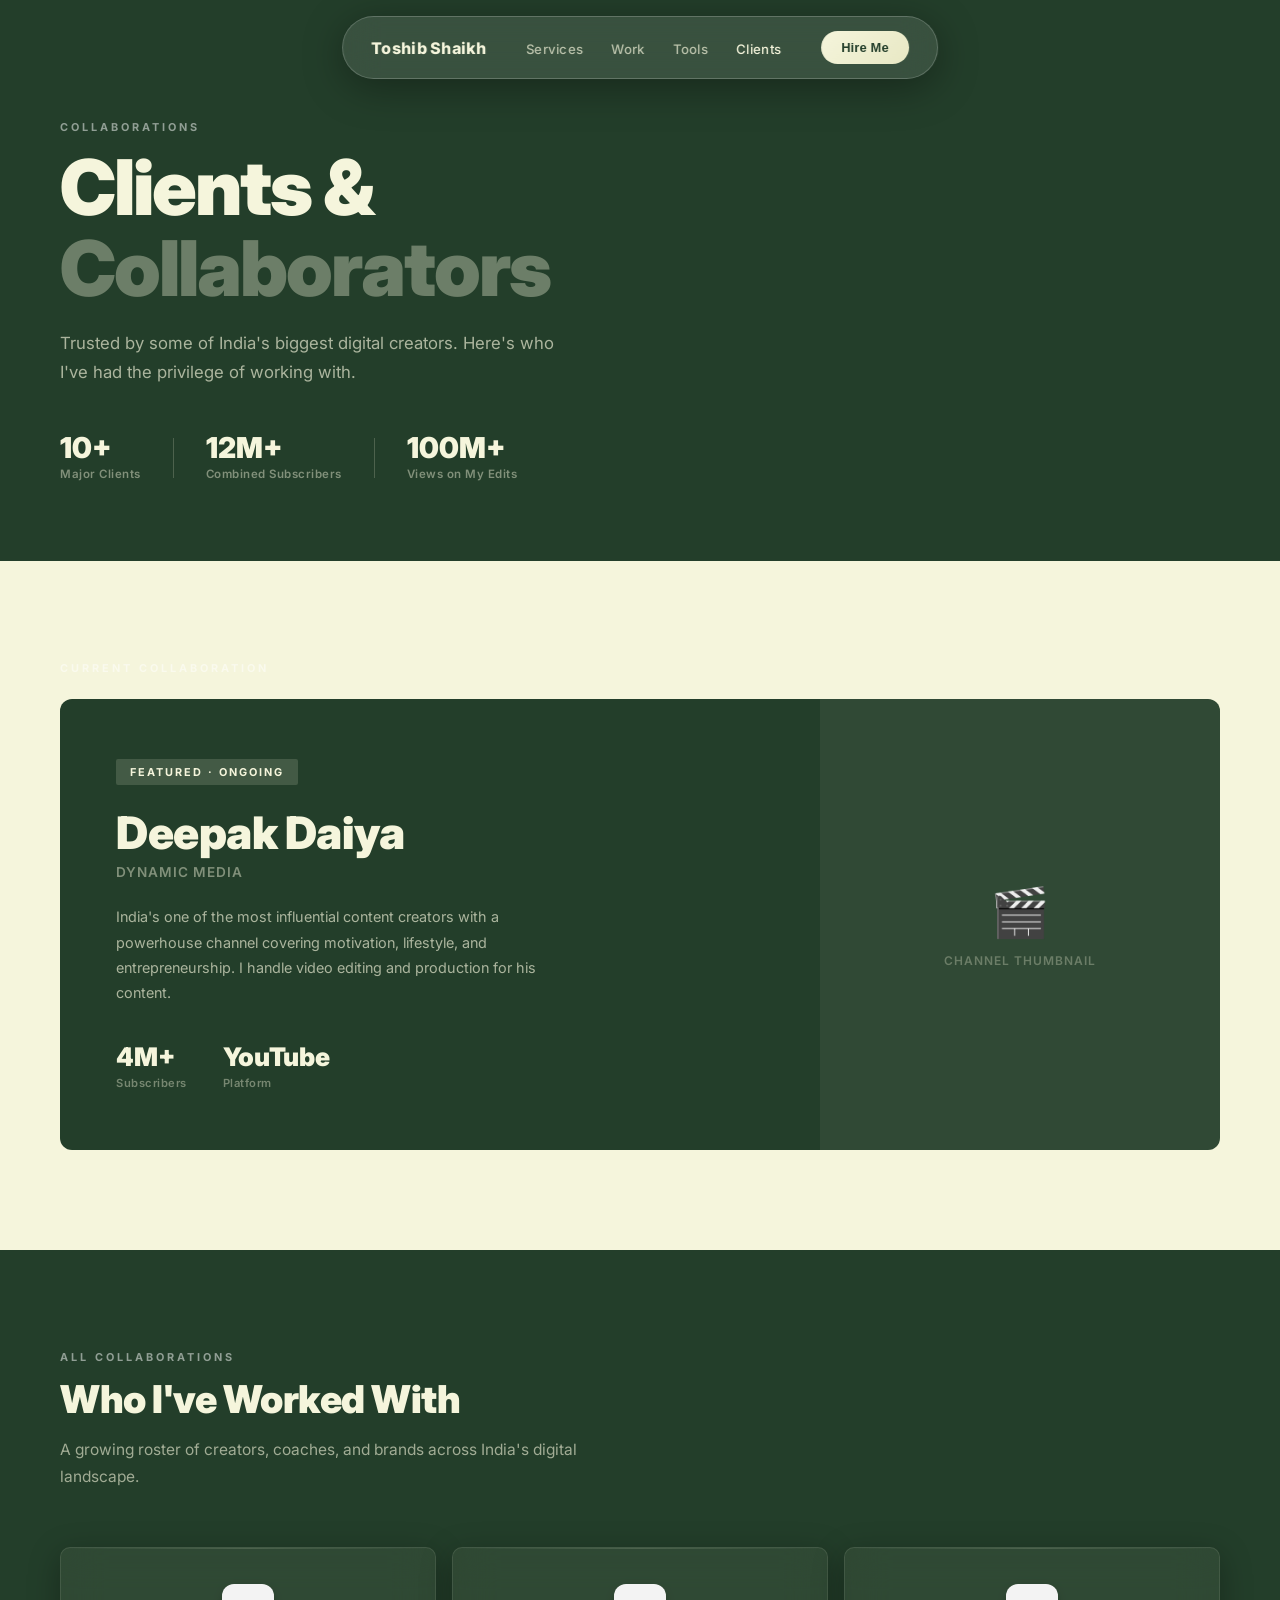
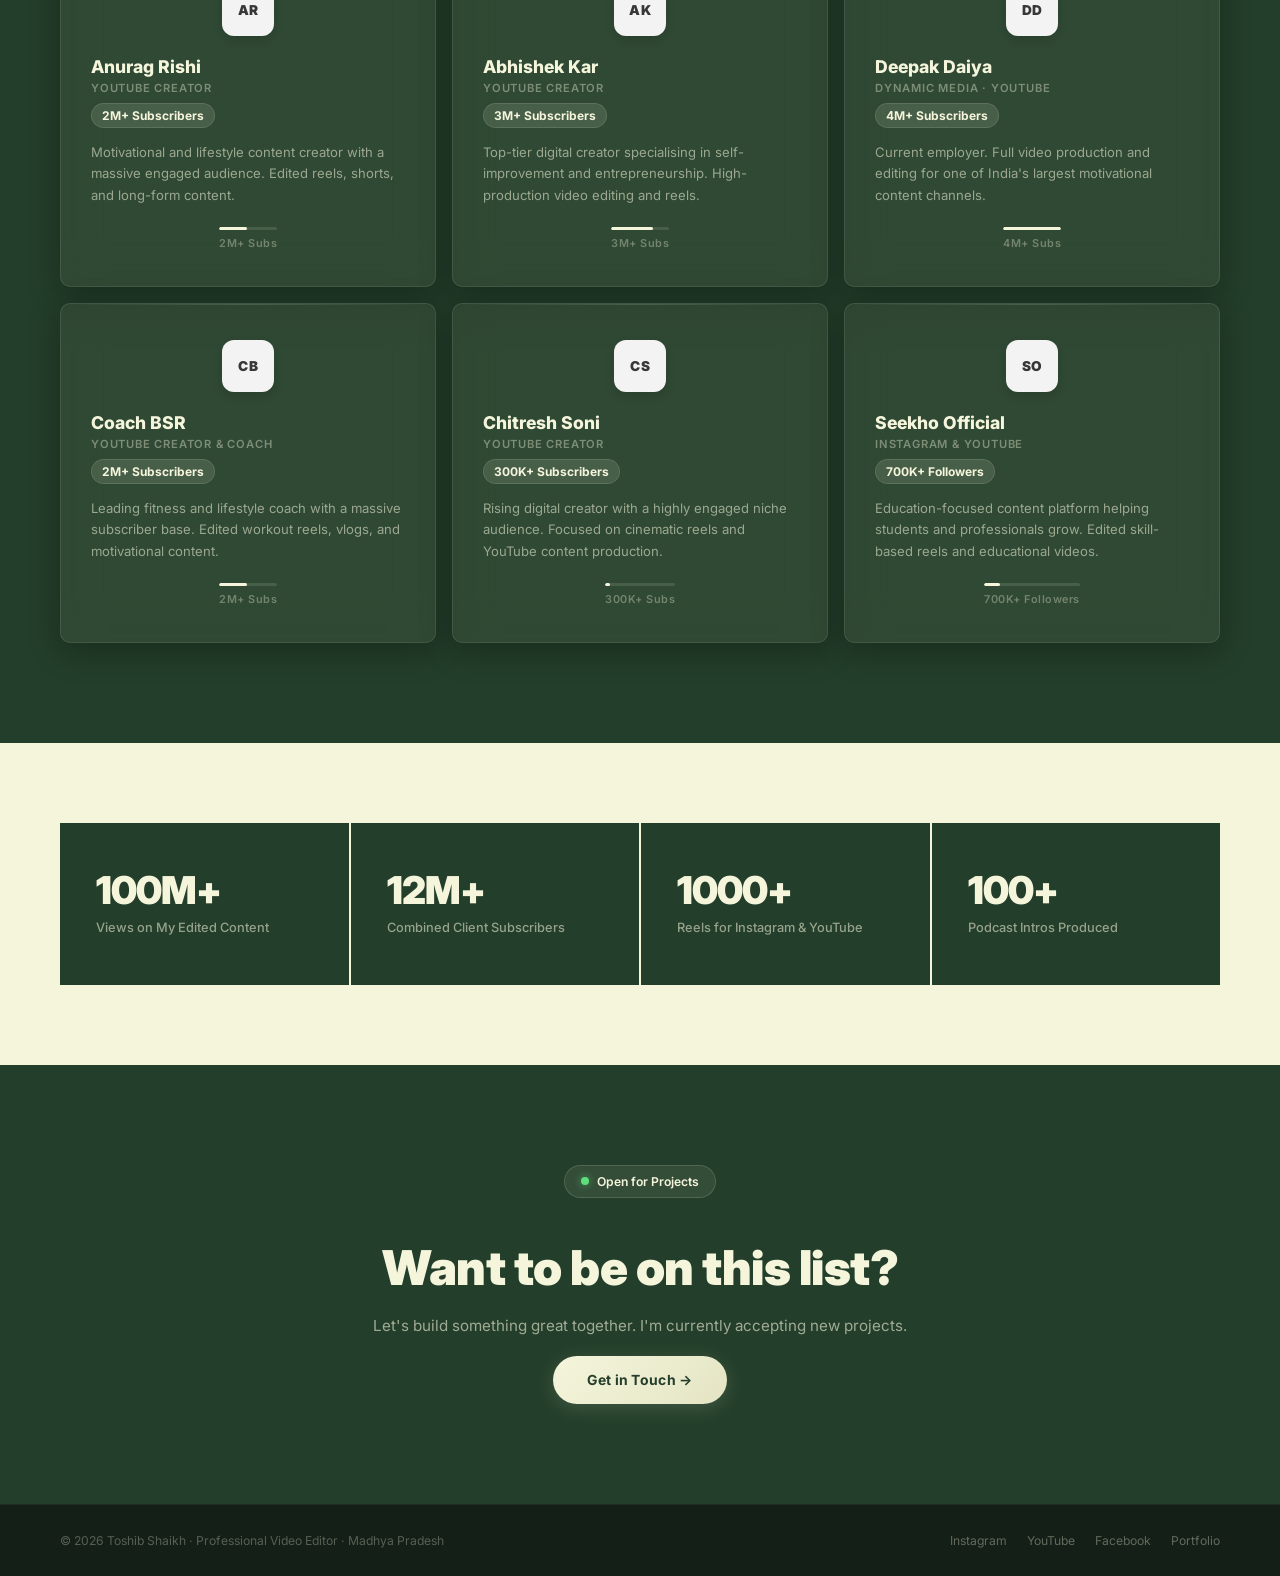
<file: clients.html>
<!DOCTYPE html>
<html lang="en">
<head>
  <meta charset="UTF-8" />
  <meta name="viewport" content="width=device-width, initial-scale=1.0" />
  <title>Clients — Toshib Shaikh</title>
  <link href="https://fonts.googleapis.com/css2?family=Inter:wght@300;400;500;600;700;800;900&display=swap" rel="stylesheet" />
  <link rel="stylesheet" href="style.css" />
  <link rel="stylesheet" href="clients.css" />
</head>
<body>

  <!-- PAGE LOADER -->
  <div id="loader">
    <div class="loader-inner">
      <span>T</span><span>S</span>
    </div>
  </div>

  <!-- NAV -->
  <nav>
    <div class="logo">Toshib Shaikh</div>
    <ul>
      <li><a href="index.html#services">Services</a></li>
      <li><a href="index.html#showcase">Work</a></li>
      <li><a href="index.html#tools">Tools</a></li>
      <li><a href="clients.html" style="opacity:1;">Clients</a></li>
    </ul>
    <button class="nav-cta" onclick="window.location='index.html#cta'">Hire Me</button>
  </nav>

  <!-- CLIENTS HERO -->
  <section id="clients-hero">
    <div class="ch-inner">
      <div class="section-label reveal">Collaborations</div>
      <h1 class="reveal">Clients &amp;<br /><span>Collaborators</span></h1>
      <p class="reveal">Trusted by some of India's biggest digital creators. Here's who I've had the privilege of working with.</p>
      <div class="ch-stats reveal">
        <div class="ch-stat"><span class="ch-num">10+</span><span class="ch-lbl">Major Clients</span></div>
        <div class="ch-divider"></div>
        <div class="ch-stat"><span class="ch-num">12M+</span><span class="ch-lbl">Combined Subscribers</span></div>
        <div class="ch-divider"></div>
        <div class="ch-stat"><span class="ch-num">100M+</span><span class="ch-lbl">Views on My Edits</span></div>
      </div>
    </div>
  </section>

  <!-- FEATURED CLIENT -->
  <section id="featured-client">
    <div class="section-label reveal">Current Collaboration</div>
    <div class="featured-card reveal">
      <div class="fc-left">
        <div class="fc-badge">Featured · Ongoing</div>
        <h2>Deepak Daiya</h2>
        <div class="fc-channel">Dynamic Media</div>
        <p>India's one of the most influential content creators with a powerhouse channel covering motivation, lifestyle, and entrepreneurship. I handle video editing and production for his content.</p>
        <div class="fc-stats">
          <div class="fc-stat"><div class="fc-num">4M+</div><div class="fc-lbl">Subscribers</div></div>
          <div class="fc-stat"><div class="fc-num">YouTube</div><div class="fc-lbl">Platform</div></div>
        </div>
      </div>
      <div class="fc-right">
        <div class="fc-img-placeholder">
          <div class="fc-icon">🎬</div>
          <span>Channel Thumbnail</span>
        </div>
      </div>
    </div>
  </section>

  <!-- ALL CLIENTS GRID -->
  <section id="all-clients">
    <div class="section-label reveal">All Collaborations</div>
    <h2 class="section-title reveal">Who I've Worked With</h2>
    <p class="section-sub reveal">A growing roster of creators, coaches, and brands across India's digital landscape.</p>

    <div class="clients-grid">

      <div class="client-card reveal" style="--d:0ms">
        <div class="client-avatar">AR</div>
        <div class="client-info">
          <h3>Anurag Rishi</h3>
          <div class="client-platform">YouTube Creator</div>
          <div class="client-subs">2M+ Subscribers</div>
          <p class="client-desc">Motivational and lifestyle content creator with a massive engaged audience. Edited reels, shorts, and long-form content.</p>
        </div>
        <div class="client-scale">
          <div class="scale-bar" style="--w: 48%"></div>
          <span>2M+ Subs</span>
        </div>
      </div>

      <div class="client-card reveal" style="--d:100ms">
        <div class="client-avatar">AK</div>
        <div class="client-info">
          <h3>Abhishek Kar</h3>
          <div class="client-platform">YouTube Creator</div>
          <div class="client-subs">3M+ Subscribers</div>
          <p class="client-desc">Top-tier digital creator specialising in self-improvement and entrepreneurship. High-production video editing and reels.</p>
        </div>
        <div class="client-scale">
          <div class="scale-bar" style="--w: 72%"></div>
          <span>3M+ Subs</span>
        </div>
      </div>

      <div class="client-card reveal" style="--d:200ms">
        <div class="client-avatar">DD</div>
        <div class="client-info">
          <h3>Deepak Daiya</h3>
          <div class="client-platform">Dynamic Media · YouTube</div>
          <div class="client-subs">4M+ Subscribers</div>
          <p class="client-desc">Current employer. Full video production and editing for one of India's largest motivational content channels.</p>
        </div>
        <div class="client-scale">
          <div class="scale-bar" style="--w: 100%"></div>
          <span>4M+ Subs</span>
        </div>
      </div>

      <div class="client-card reveal" style="--d:300ms">
        <div class="client-avatar">CB</div>
        <div class="client-info">
          <h3>Coach BSR</h3>
          <div class="client-platform">YouTube Creator &amp; Coach</div>
          <div class="client-subs">2M+ Subscribers</div>
          <p class="client-desc">Leading fitness and lifestyle coach with a massive subscriber base. Edited workout reels, vlogs, and motivational content.</p>
        </div>
        <div class="client-scale">
          <div class="scale-bar" style="--w: 48%"></div>
          <span>2M+ Subs</span>
        </div>
      </div>

      <div class="client-card reveal" style="--d:400ms">
        <div class="client-avatar">CS</div>
        <div class="client-info">
          <h3>Chitresh Soni</h3>
          <div class="client-platform">YouTube Creator</div>
          <div class="client-subs">300K+ Subscribers</div>
          <p class="client-desc">Rising digital creator with a highly engaged niche audience. Focused on cinematic reels and YouTube content production.</p>
        </div>
        <div class="client-scale">
          <div class="scale-bar" style="--w: 7%"></div>
          <span>300K+ Subs</span>
        </div>
      </div>

      <div class="client-card reveal" style="--d:500ms">
        <div class="client-avatar">SO</div>
        <div class="client-info">
          <h3>Seekho Official</h3>
          <div class="client-platform">Instagram &amp; YouTube</div>
          <div class="client-subs">700K+ Followers</div>
          <p class="client-desc">Education-focused content platform helping students and professionals grow. Edited skill-based reels and educational videos.</p>
        </div>
        <div class="client-scale">
          <div class="scale-bar" style="--w: 17%"></div>
          <span>700K+ Followers</span>
        </div>
      </div>

    </div>
  </section>

  <!-- IMPACT STRIP -->
  <section id="impact">
    <div class="impact-inner">
      <div class="impact-item reveal" style="--d:0ms">
        <div class="impact-num">100M+</div>
        <div class="impact-lbl">Views on My Edited Content</div>
      </div>
      <div class="impact-item reveal" style="--d:100ms">
        <div class="impact-num">12M+</div>
        <div class="impact-lbl">Combined Client Subscribers</div>
      </div>
      <div class="impact-item reveal" style="--d:200ms">
        <div class="impact-num">1000+</div>
        <div class="impact-lbl">Reels for Instagram &amp; YouTube</div>
      </div>
      <div class="impact-item reveal" style="--d:300ms">
        <div class="impact-num">100+</div>
        <div class="impact-lbl">Podcast Intros Produced</div>
      </div>
    </div>
  </section>

  <!-- MINI CTA -->
  <section id="mini-cta">
    <div class="mc-inner reveal">
      <div class="avail-badge"><span class="avail-dot"></span> Open for Projects</div>
      <h2>Want to be on this list?</h2>
      <p>Let's build something great together. I'm currently accepting new projects.</p>
      <a href="index.html#cta" class="hero-btn">Get in Touch →</a>
    </div>
  </section>

  <!-- FOOTER -->
  <footer>
    <p>&copy; 2026 Toshib Shaikh · Professional Video Editor · Madhya Pradesh</p>
    <div class="socials">
      <a href="#">Instagram</a>
      <a href="#">YouTube</a>
      <a href="#">Facebook</a>
      <a href="index.html">Portfolio</a>
    </div>
  </footer>

  <script src="script.js"></script>
</body>
</html>
</file>
<file: style.css>
*, *::before, *::after { margin: 0; padding: 0; box-sizing: border-box; }

:root {
  --green: #233E2A;
  --cream: #F5F5DC;
  --green-light: #2e5237;
  --green-mid:   #1e3823;
  --green-dark:  #141f17;
  --glow: rgba(93,222,122,0.18);
  --ease: cubic-bezier(0.16, 1, 0.3, 1);
}

/* ══════════════════════════════
   PAGE LOAD
══════════════════════════════ */
body {
  font-family: 'Inter', sans-serif;
  background: linear-gradient(160deg, var(--green-dark) 0%, var(--green) 55%, var(--green-light) 100%);
  background-attachment: fixed;
  color: var(--cream);
  overflow-x: hidden;
  opacity: 0;
  transition: opacity 0.5s ease;
}
body.loaded { opacity: 1; }

/* Loader */
#loader {
  position: fixed;
  inset: 0;
  z-index: 9999;
  background: linear-gradient(135deg, var(--green-dark) 0%, var(--green) 60%, var(--green-light) 100%);
  display: flex;
  align-items: center;
  justify-content: center;
  transition: opacity 0.6s var(--ease), visibility 0.6s var(--ease);
}
#loader.hidden { opacity: 0; visibility: hidden; }

.loader-inner {
  display: flex;
  gap: 4px;
  font-size: 3.2rem;
  font-weight: 900;
  color: var(--cream);
  letter-spacing: -3px;
  position: relative;
}

.loader-inner::after {
  content: '';
  position: absolute;
  inset: -20px;
  border-radius: 50%;
  background: radial-gradient(circle, var(--glow) 0%, transparent 70%);
  animation: loaderGlow 1.4s ease infinite alternate;
}

@keyframes loaderGlow {
  from { transform: scale(0.8); opacity: 0.4; }
  to   { transform: scale(1.4); opacity: 1; }
}

.loader-inner span {
  display: inline-block;
  animation: loaderBounce 0.7s var(--ease) infinite alternate;
}
.loader-inner span:nth-child(2) { animation-delay: 0.18s; }

@keyframes loaderBounce {
  from { transform: translateY(0) scale(1);    opacity: 0.5; }
  to   { transform: translateY(-16px) scale(1.1); opacity: 1; }
}

/* ══════════════════════════════
   SCROLL REVEAL ANIMATIONS
══════════════════════════════ */
.reveal,
.reveal-tag,
.reveal-title,
.reveal-fade {
  opacity: 0;
  transform: translateY(40px) scale(0.96);
  filter: blur(8px);
  transition:
    opacity  0.75s var(--ease) var(--d, 0ms),
    transform 0.75s var(--ease) var(--d, 0ms),
    filter   0.75s var(--ease) var(--d, 0ms);
}

.reveal-title {
  transform: translateY(50px) scale(0.94);
  filter: blur(10px);
  transition-duration: 0.9s;
}

.reveal-tag {
  transform: translateY(20px) scale(0.98);
  filter: blur(4px);
  transition-duration: 0.55s;
}

.reveal.visible,
.reveal-tag.visible,
.reveal-title.visible,
.reveal-fade.visible {
  opacity: 1;
  transform: translateY(0) scale(1);
  filter: blur(0);
}

/* ══════════════════════════════
   NAV
══════════════════════════════ */
nav {
  position: fixed;
  top: 16px; left: 50%; right: auto;
  transform: translateX(-50%);
  z-index: 100;
  display: flex;
  align-items: center;
  justify-content: space-between;
  gap: 40px;
  padding: 14px 28px;
  background: rgba(0, 0, 0, 0.3);
  border: 1px solid rgba(255, 255, 255, 0.1);
  background: rgba(255, 255, 255, 0.1);
  backdrop-filter: blur(18px);
  -webkit-backdrop-filter: blur(18px);
  border: 1px solid rgba(255, 255, 255, 0.2);
  border-radius: 50px;
  width: max-content;
  max-width: calc(100vw - 48px);
  box-shadow: 0 8px 40px rgba(0,0,0,0.35);
}

nav .logo {
  font-size: 1rem;
  font-weight: 800;
  color: var(--cream);
  letter-spacing: 0.3px;
  white-space: nowrap;
}

nav ul {
  list-style: none;
  display: flex;
  gap: 28px;
}

nav ul a {
  text-decoration: none;
  color: var(--cream);
  font-size: 0.82rem;
  font-weight: 500;
  letter-spacing: 0.3px;
  opacity: 0.7;
  transition: opacity 0.2s;
  white-space: nowrap;
}
nav ul a:hover { opacity: 1; }

nav .nav-cta {
  background: linear-gradient(135deg, var(--cream) 0%, #e8e8c4 100%);
  color: var(--green);
  border: none;
  padding: 9px 20px;
  font-size: 0.8rem;
  font-weight: 700;
  border-radius: 30px;
  cursor: pointer;
  letter-spacing: 0.2px;
  transition: transform 0.2s, box-shadow 0.2s;
  white-space: nowrap;
}
nav .nav-cta:hover {
  transform: translateY(-2px);
  box-shadow: 0 6px 20px rgba(245,245,220,0.2);
}

/* ══════════════════════════════
   HERO
══════════════════════════════ */
#hero {
  min-height: 100vh;
  display: flex;
  align-items: center;
  justify-content: center;
  padding-top: 100px;
  padding-bottom: 60px;
}

.hero-glass-panel {
  display: grid;
  grid-template-columns: 1fr 1fr;
  width: 100%;
  max-width: 1200px;
  background: rgba(0, 0, 0, 0.25);
  backdrop-filter: blur(20px);
  -webkit-backdrop-filter: blur(20px);
  border: 1px solid rgba(255, 255, 255, 0.1);
  box-shadow: 0 10px 40px rgba(0,0,0,0.3);
  border-radius: 32px;
  position: relative;
  overflow: hidden;
}

.hero-left {
  display: flex;
  flex-direction: column;
  justify-content: center;
  padding: 80px 70px;
  position: relative;
  z-index: 2;
}

.hero-left::before {
  content: '';
  position: absolute;
  top: -120px; right: -80px;
  width: 400px; height: 400px;
  border-radius: 50%;
  background: radial-gradient(circle, rgba(93,222,122,0.12) 0%, transparent 70%);
  pointer-events: none;
}

.hero-left::after {
  content: '';
  position: absolute;
  bottom: -80px; left: -60px;
  width: 280px; height: 280px;
  border-radius: 50%;
  background: radial-gradient(circle, rgba(245,245,220,0.05) 0%, transparent 70%);
  pointer-events: none;
}

.hero-tag {
  display: inline-block;
  background: rgba(245,245,220,0.12);
  border: 1px solid rgba(245,245,220,0.2);
  color: var(--cream);
  font-size: 0.7rem;
  font-weight: 600;
  letter-spacing: 2px;
  text-transform: uppercase;
  padding: 7px 16px;
  border-radius: 30px;
  margin-bottom: 28px;
  width: fit-content;
}

.hero-left h1 {
  font-size: clamp(2.8rem, 4.5vw, 4.2rem);
  font-weight: 900;
  line-height: 1.05;
  letter-spacing: -1.5px;
  margin-bottom: 20px;
  background: linear-gradient(135deg, #ffffff 0%, var(--cream) 60%, rgba(245,245,220,0.6) 100%);
  -webkit-background-clip: text;
  -webkit-text-fill-color: transparent;
  background-clip: text;
}

.hero-left h1 span {
  background: linear-gradient(135deg, rgba(245,245,220,0.45) 0%, rgba(245,245,220,0.2) 100%);
  -webkit-background-clip: text;
  -webkit-text-fill-color: transparent;
  background-clip: text;
}

.hero-left > p {
  font-size: 0.98rem;
  color: rgba(245,245,220,0.7);
  font-weight: 400;
  line-height: 1.75;
  max-width: 400px;
  margin-bottom: 28px;
}

.hero-badges {
  display: flex;
  flex-wrap: wrap;
  gap: 8px;
  margin-bottom: 28px;
}

.badge {
  background: rgba(245,245,220,0.08);
  border: 1px solid rgba(245,245,220,0.15);
  color: var(--cream);
  font-size: 0.72rem;
  font-weight: 500;
  padding: 6px 14px;
  border-radius: 30px;
  backdrop-filter: blur(4px);
  transition: background 0.2s, border-color 0.2s;
}
.badge:hover {
  background: rgba(245,245,220,0.14);
  border-color: rgba(245,245,220,0.3);
}

.hero-meta {
  display: flex;
  flex-direction: column;
  gap: 10px;
  margin-bottom: 36px;
  padding: 18px 20px;
  background: rgba(245,245,220,0.06);
  border: 1px solid rgba(245,245,220,0.12);
  border-radius: 14px;
  backdrop-filter: blur(4px);
}

.meta-item { display: flex; flex-direction: column; gap: 2px; }

.meta-label {
  font-size: 0.62rem;
  font-weight: 700;
  color: rgba(245,245,220,0.35);
  letter-spacing: 1.5px;
  text-transform: uppercase;
}

.meta-val {
  font-size: 0.84rem;
  font-weight: 600;
  color: var(--cream);
}

.hero-btn {
  display: inline-block;
  background: linear-gradient(135deg, var(--cream) 0%, #e4e4c4 100%);
  color: var(--green);
  font-size: 0.87rem;
  font-weight: 700;
  padding: 16px 34px;
  border-radius: 30px;
  text-decoration: none;
  letter-spacing: 0.3px;
  width: fit-content;
  transition: transform 0.25s var(--ease), box-shadow 0.25s;
  box-shadow: 0 4px 20px rgba(245,245,220,0.15);
}
.hero-btn:hover {
  transform: translateY(-3px) scale(1.02);
  box-shadow: 0 10px 32px rgba(245,245,220,0.25);
}

.hero-right {
  /* Pure green background for the image per user request */
  background: transparent;
  display: flex;
  flex-direction: column;
  align-items: center;
  justify-content: center;
  gap: 16px;
  position: relative;
  overflow: hidden;
  border-radius: 0 0 0 32px;
}



.hero-photo {
  max-width: 90%;
  height: auto;
  border-radius: 20px;
  object-fit: cover;
  filter: drop-shadow(0 20px 40px rgba(0,0,0,0.5));
}

/* ══════════════════════════════
   SHARED SECTION
══════════════════════════════ */
section { padding: 100px 60px; }

.section-label {
  color: rgba(255,255,255,0.5) !important;
  font-size: 0.68rem;
  font-weight: 700;
  letter-spacing: 3px;
  text-transform: uppercase;
  color: var(--green);
  opacity: 0.45;
  margin-bottom: 14px;
}

.section-title {
  font-size: clamp(1.9rem, 3vw, 2.8rem);
  font-weight: 900;
  color: var(--cream);
  line-height: 1.12;
  letter-spacing: -0.5px;
  margin-bottom: 16px;
}

.section-sub {
  font-size: 0.97rem;
  color: rgba(255,255,255,0.7);
  opacity: 0.55;
  line-height: 1.72;
  max-width: 520px;
  margin-bottom: 56px;
}

.section-note {
  font-size: 0.85rem;
  color: var(--green);
  opacity: 0.8;
  line-height: 1.5;
  max-width: 520px;
  margin-top: 20px;
  font-weight: 500;
}

/* ══════════════════════════════
   SERVICES
══════════════════════════════ */
#services {
  background: transparent;
}

.services-grid {
  display: grid;
  grid-template-columns: repeat(3, 1fr);
  gap: 14px;
}

.service-card {
  background: rgba(0, 0, 0, 0.25);
  backdrop-filter: blur(20px);
  -webkit-backdrop-filter: blur(20px);
  border: 1px solid rgba(255, 255, 255, 0.1);
  box-shadow: 0 8px 32px rgba(0, 0, 0, 0.3);
  padding: 42px 34px;
  border-radius: 20px;
  transition: transform 0.35s var(--ease), box-shadow 0.35s, background 0.35s;
  cursor: default;
  position: relative;
  overflow: hidden;
}

.service-card::before {
  content: '';
  position: absolute;
  top: -40px; right: -40px;
  width: 120px; height: 120px;
  border-radius: 50%;
  background: radial-gradient(circle, rgba(245,245,220,0.06) 0%, transparent 70%);
  transition: transform 0.4s var(--ease);
}

.service-card:hover {
  transform: translateY(-8px) scale(1.01);
  box-shadow: 0 20px 50px rgba(35,62,42,0.3);
  background: rgba(255, 255, 255, 0.1);
}
.service-card:hover::before { transform: scale(2.5); }

.service-card .s-num {
  font-size: 0.65rem;
  font-weight: 700;
  color: rgba(245,245,220,0.3);
  letter-spacing: 2px;
  margin-bottom: 18px;
}

.service-card .s-icon {
  font-size: 1.9rem;
  margin-bottom: 16px;
  display: block;
  filter: drop-shadow(0 2px 8px rgba(0,0,0,0.2));
}

.service-card h3 {
  font-size: 1rem;
  font-weight: 800;
  color: var(--cream);
  margin-bottom: 10px;
  line-height: 1.3;
}

.service-card p {
  font-size: 0.81rem;
  color: rgba(245,245,220,0.55);
  line-height: 1.7;
}

/* ══════════════════════════════
   SHOWCASE
══════════════════════════════ */
#showcase {
  background: transparent;
  position: relative;
  overflow: hidden;
}

#showcase::before {
  content: '';
  position: absolute;
  top: -200px; left: -200px;
  width: 600px; height: 600px;
  border-radius: 50%;
  background: radial-gradient(circle, rgba(93,222,122,0.07) 0%, transparent 70%);
  pointer-events: none;
}

#showcase .section-label { color: rgba(245,245,220,0.5); opacity: 1; }
#showcase .section-title {
  color: var(--cream);
  background: linear-gradient(135deg, #fff 0%, var(--cream) 100%);
  -webkit-background-clip: text;
  -webkit-text-fill-color: transparent;
  background-clip: text;
}
#showcase .section-sub { color: rgba(245,245,220,0.55); opacity: 1; }

.video-grid {
  display: grid;
  grid-template-columns: repeat(3, 1fr);
  gap: 14px;
}

.video-placeholder {
  background: rgba(0, 0, 0, 0.25);
  backdrop-filter: blur(20px);
  -webkit-backdrop-filter: blur(20px);
  border: 1px solid rgba(255, 255, 255, 0.1);
  border-radius: 16px;
  box-shadow: 0 8px 32px rgba(0, 0, 0, 0.3);
  aspect-ratio: 16/9;
  display: flex;
  flex-direction: column;
  align-items: center;
  justify-content: center;
  gap: 12px;
  cursor: pointer;
  transition: transform 0.35s var(--ease), background 0.3s, border-color 0.3s, box-shadow 0.35s;
  position: relative;
  overflow: hidden;
}

.video-placeholder::before {
  content: '';
  position: absolute;
  inset: 0;
  background: linear-gradient(135deg, rgba(245,245,220,0.04) 0%, transparent 60%);
  border-radius: 16px;
}

.video-placeholder:hover {
  background: rgba(245,245,220,0.1);
  border-color: rgba(245,245,220,0.25);
  transform: scale(1.03) translateY(-4px);
  box-shadow: 0 16px 48px rgba(0,0,0,0.3);
}

.play-btn {
  width: 54px;
  height: 54px;
  border-radius: 50%;
  background: linear-gradient(135deg, var(--cream) 0%, #e8e8c4 100%);
  display: flex;
  align-items: center;
  justify-content: center;
  transition: transform 0.3s var(--ease), box-shadow 0.3s;
  box-shadow: 0 4px 16px rgba(0,0,0,0.2);
}
.video-placeholder:hover .play-btn {
  transform: scale(1.18);
  box-shadow: 0 8px 28px rgba(245,245,220,0.25);
}

.play-btn svg {
  width: 20px; height: 20px;
  fill: var(--green);
  margin-left: 3px;
}

.video-placeholder span {
  font-size: 0.72rem;
  font-weight: 600;
  color: rgba(245,245,220,0.35);
  letter-spacing: 1px;
  text-transform: uppercase;
  position: relative;
  z-index: 1;
}

.video-label {
  position: absolute;
  bottom: 0; left: 0; right: 0;
  padding: 10px 14px;
  background: linear-gradient(transparent, rgba(0,0,0,0.4));
  border-radius: 0 0 16px 16px;
  font-size: 0.73rem;
  color: rgba(245,245,220,0.75);
  font-weight: 500;
}

/* ══════════════════════════════
   TOOLS
══════════════════════════════ */
#tools {
  background: transparent;
}

.tools-wrapper {
  display: grid;
  grid-template-columns: 1fr 1fr;
  gap: 60px;
  align-items: start;
}

.tools-list {
  display: flex;
  flex-direction: column;
  gap: 6px;
}

.tool-row {
  display: flex;
  align-items: center;
  justify-content: space-between;
  padding: 16px 20px;
  background: rgba(255, 255, 255, 0.08);
  backdrop-filter: blur(24px); box-shadow: 0 8px 32px rgba(0, 0, 0, 0.2);
  -webkit-backdrop-filter: blur(24px); box-shadow: 0 8px 32px rgba(0, 0, 0, 0.2);
  border-radius: 14px;
  border: 1px solid rgba(255, 255, 255, 0.2);
  transition: transform 0.3s var(--ease), box-shadow 0.3s, background 0.3s;
}
.tool-row:hover {
  background: rgba(255, 255, 255, 0.1);
  transform: translateX(6px);
  box-shadow: 0 8px 28px rgba(35,62,42,0.25);
}

.tool-info {
  display: flex;
  align-items: center;
  gap: 14px;
}

.tool-icon {
  width: 38px; height: 38px;
  border-radius: 10px;
  background: rgba(245,245,220,0.1);
  display: flex;
  align-items: center;
  justify-content: center;
  font-size: 1.05rem;
  flex-shrink: 0;
}

.tool-name {
  font-size: 0.86rem;
  font-weight: 600;
  color: var(--cream);
  display: flex;
  align-items: center;
  gap: 8px;
}

.master-tag {
  font-size: 0.58rem;
  font-weight: 800;
  background: linear-gradient(135deg, var(--cream) 0%, #e8e8c4 100%);
  color: var(--green);
  padding: 2px 8px;
  border-radius: 10px;
  letter-spacing: 0.5px;
  text-transform: uppercase;
}

.tool-cat {
  font-size: 0.68rem;
  color: rgba(245,245,220,0.38);
  font-weight: 500;
  letter-spacing: 0.4px;
}

.tool-level { display: flex; gap: 5px; }

.dot {
  width: 7px; height: 7px;
  border-radius: 50%;
  background: rgba(245,245,220,0.18);
  transition: background 0.2s;
}
.dot.filled { background: linear-gradient(135deg, var(--cream) 0%, #d4d4b0 100%); }

.tools-right {
  display: flex;
  flex-direction: column;
  gap: 24px;
  padding-top: 10px;
}
.tools-right .section-label { margin-bottom: 0; }

.tools-stat {
  display: grid;
  grid-template-columns: 1fr 1fr;
  gap: 12px;
}

.stat-box {
  background: rgba(255, 255, 255, 0.08);
  backdrop-filter: blur(24px); box-shadow: 0 8px 32px rgba(0, 0, 0, 0.2);
  -webkit-backdrop-filter: blur(24px); box-shadow: 0 8px 32px rgba(0, 0, 0, 0.2);
  padding: 24px 20px;
  border-radius: 18px;
  border: 1px solid rgba(255, 255, 255, 0.2);
  transition: transform 0.3s var(--ease), box-shadow 0.3s;
  position: relative;
  overflow: hidden;
}

.stat-box::before {
  content: '';
  position: absolute;
  bottom: -16px; right: -16px;
  width: 70px; height: 70px;
  border-radius: 50%;
  background: radial-gradient(circle, rgba(245,245,220,0.06) 0%, transparent 70%);
}

.stat-box:hover {
  transform: translateY(-5px) scale(1.02);
  box-shadow: 0 14px 36px rgba(35,62,42,0.25);
}

.stat-box .num {
  font-size: 1.7rem;
  font-weight: 900;
  line-height: 1;
  margin-bottom: 6px;
  background: linear-gradient(135deg, #fff 0%, var(--cream) 100%);
  -webkit-background-clip: text;
  -webkit-text-fill-color: transparent;
  background-clip: text;
}

.stat-box .lbl {
  font-size: 0.7rem;
  font-weight: 500;
  color: rgba(245,245,220,0.45);
}

.currently-at {
  background: rgba(255, 255, 255, 0.08);
  backdrop-filter: blur(24px); box-shadow: 0 8px 32px rgba(0, 0, 0, 0.2);
  -webkit-backdrop-filter: blur(24px); box-shadow: 0 8px 32px rgba(0, 0, 0, 0.2);
  padding: 22px 24px;
  border-radius: 16px;
  border-left: 3px solid rgba(93,222,122,0.5);
  border-top: 1px solid rgba(245,245,220,0.07);
  border-right: 1px solid rgba(245,245,220,0.04);
  border-bottom: 1px solid rgba(245,245,220,0.04);
}

.ca-label {
  font-size: 0.62rem;
  font-weight: 700;
  color: rgba(245,245,220,0.35);
  letter-spacing: 2px;
  text-transform: uppercase;
  margin-bottom: 8px;
}
.ca-name {
  font-size: 1.1rem;
  font-weight: 800;
  color: var(--cream);
  margin-bottom: 4px;
}
.ca-sub {
  font-size: 0.76rem;
  color: rgba(245,245,220,0.45);
}

.view-clients-btn {
  display: inline-block;
  border: 2px solid rgba(255,255,255,0.3);
  color: var(--cream);
  font-size: 0.84rem;
  font-weight: 700;
  padding: 13px 26px;
  border-radius: 30px;
  text-decoration: none;
  letter-spacing: 0.3px;
  width: fit-content;
  transition: background 0.3s, color 0.3s, transform 0.3s var(--ease), box-shadow 0.3s;
}
.view-clients-btn:hover {
  background: rgba(255,255,255,0.1);
  color: var(--cream);
  transform: translateY(-3px);
  box-shadow: 0 10px 28px rgba(35,62,42,0.2);
}

/* ══════════════════════════════
   CLIENTS
══════════════════════════════ */
#clients {
  background: transparent;
  position: relative;
  overflow: hidden;
}

#clients::after {
  content: '';
  position: absolute;
  bottom: -150px; right: -150px;
  width: 500px; height: 500px;
  border-radius: 50%;
  background: radial-gradient(circle, rgba(93,222,122,0.06) 0%, transparent 70%);
  pointer-events: none;
}

#clients .section-label { color: rgba(245,245,220,0.45); opacity: 1; }
#clients .section-title {
  background: linear-gradient(135deg, #fff 0%, var(--cream) 100%);
  -webkit-background-clip: text;
  -webkit-text-fill-color: transparent;
  background-clip: text;
}
#clients .section-sub { color: rgba(245,245,220,0.55); opacity: 1; }

.clients-impact {
  display: flex;
  align-items: center;
  gap: 40px;
  margin-bottom: 44px;
  flex-wrap: wrap;
}

.ci-item { display: flex; flex-direction: column; gap: 4px; }

.ci-num {
  font-size: 1.9rem;
  font-weight: 900;
  line-height: 1;
  background: linear-gradient(135deg, #fff 0%, var(--cream) 100%);
  -webkit-background-clip: text;
  -webkit-text-fill-color: transparent;
  background-clip: text;
}

.ci-lbl {
  font-size: 0.7rem;
  font-weight: 600;
  color: rgba(245,245,220,0.4);
  letter-spacing: 0.5px;
}

.ci-divider {
  width: 1px;
  height: 38px;
  background: linear-gradient(to bottom, transparent, rgba(245,245,220,0.2), transparent);
}

.client-featured {
  background: rgba(245,245,220,0.06);
  border: 1px solid rgba(245,245,220,0.13);
  border-radius: 20px;
  padding: 30px 34px;
  margin-bottom: 20px;
  backdrop-filter: blur(6px);
  transition: background 0.3s, border-color 0.3s;
}
.client-featured:hover {
  background: rgba(245,245,220,0.09);
  border-color: rgba(245,245,220,0.22);
}

.cf-badge {
  font-size: 0.63rem;
  font-weight: 700;
  color: #5dde7a;
  letter-spacing: 2px;
  text-transform: uppercase;
  margin-bottom: 16px;
}

.cf-body {
  display: flex;
  align-items: center;
  gap: 18px;
  flex-wrap: wrap;
}

.cf-avatar {
  width: 54px; height: 54px;
  border-radius: 14px;
  background: linear-gradient(135deg, var(--cream) 0%, #d8d8b8 100%);
  color: var(--green);
  font-size: 0.88rem;
  font-weight: 900;
  display: flex;
  align-items: center;
  justify-content: center;
  flex-shrink: 0;
  box-shadow: 0 4px 14px rgba(0,0,0,0.15);
}

.cf-info { flex: 1; }
.cf-info h3 {
  font-size: 1.1rem;
  font-weight: 800;
  color: var(--cream);
  margin-bottom: 3px;
}

.cf-platform {
  font-size: 0.68rem;
  font-weight: 600;
  color: rgba(245,245,220,0.38);
  letter-spacing: 0.8px;
  text-transform: uppercase;
  display: block;
  margin-bottom: 8px;
}

.cf-info p {
  font-size: 0.81rem;
  color: rgba(245,245,220,0.52);
  line-height: 1.65;
}

.cf-subs {
  font-size: 2rem;
  font-weight: 900;
  line-height: 1;
  text-align: right;
  flex-shrink: 0;
  display: flex;
  flex-direction: column;
  align-items: flex-end;
  gap: 4px;
  background: linear-gradient(135deg, #fff 0%, var(--cream) 100%);
  -webkit-background-clip: text;
  -webkit-text-fill-color: transparent;
  background-clip: text;
}

.cf-subs span {
  font-size: 0.66rem;
  font-weight: 600;
  color: rgba(245,245,220,0.38);
  letter-spacing: 0.5px;
  -webkit-text-fill-color: rgba(245,245,220,0.38);
}

.clients-grid {
  display: grid;
  grid-template-columns: repeat(2, 1fr);
  gap: 20px;
}

.client-card {
  background: rgba(0, 0, 0, 0.25);
  backdrop-filter: blur(20px);
  -webkit-backdrop-filter: blur(20px);
  border: 1px solid rgba(255, 255, 255, 0.1);
  box-shadow: 0 8px 32px rgba(0, 0, 0, 0.3);
  border-radius: 18px;
  padding: 28px 24px;
  display: flex;
  flex-direction: row;
  align-items: center;
  gap: 24px;
  transition: background 0.35s var(--ease), border-color 0.35s, transform 0.35s var(--ease), box-shadow 0.35s;
  position: relative;
  overflow: hidden;
}

.client-card::before {
  content: '';
  position: absolute;
  top: 0; left: 0; right: 0;
  height: 1px;
  background: linear-gradient(90deg, transparent, rgba(245,245,220,0.15), transparent);
}

.client-card:hover {
  background: rgba(245,245,220,0.1);
  border-color: rgba(245,245,220,0.2);
  transform: translateY(-7px);
  box-shadow: 0 20px 50px rgba(0,0,0,0.25);
}

.client-card.many-more {
  border-style: dashed;
  opacity: 0.6;
}

.client-avatar {
  width: 90px; height: 90px;
  filter: grayscale(100%);
  flex-shrink: 0;
  border-radius: 12px;
  background: linear-gradient(135deg, var(--cream) 0%, #d8d8b8 100%);
  color: var(--green);
  font-size: 0.78rem;
  font-weight: 900;
  display: flex;
  align-items: center;
  justify-content: center;
  letter-spacing: 0.5px;
  box-shadow: 0 4px 12px rgba(0,0,0,0.15);
}

.client-info h3 {
  font-size: 0.98rem;
  font-weight: 800;
  color: var(--cream);
  margin-bottom: 3px;
}

.client-platform {
  font-size: 0.66rem;
  font-weight: 600;
  color: rgba(245,245,220,0.35);
  letter-spacing: 0.8px;
  text-transform: uppercase;
  margin-bottom: 8px;
}

.client-subs {
  display: inline-block;
  background: rgba(245,245,220,0.1);
  color: var(--cream);
  font-size: 0.7rem;
  font-weight: 700;
  padding: 3px 10px;
  border-radius: 20px;
  margin-bottom: 10px;
  border: 1px solid rgba(245,245,220,0.12);
}

.client-desc {
  font-size: 0.79rem;
  color: rgba(245,245,220,0.45);
  line-height: 1.65;
}

/* ══════════════════════════════
   CTA
══════════════════════════════ */
#cta {
  background: transparent;
  display: grid;
  grid-template-columns: 1fr 1fr;
  gap: 80px;
  align-items: center;
  position: relative;
  overflow: hidden;
}

#cta::before {
  content: '';
  position: absolute;
  top: -100px; left: -100px;
  width: 400px; height: 400px;
  border-radius: 50%;
  background: radial-gradient(circle, rgba(93,222,122,0.08) 0%, transparent 70%);
  pointer-events: none;
}

.cta-left .section-label { color: rgba(245,245,220,0.45); opacity: 1; }

.cta-left h2 {
  font-size: clamp(2rem, 3.5vw, 3.2rem);
  font-weight: 900;
  line-height: 1.1;
  letter-spacing: -0.5px;
  margin-bottom: 20px;
  background: linear-gradient(135deg, #fff 0%, var(--cream) 100%);
  -webkit-background-clip: text;
  -webkit-text-fill-color: transparent;
  background-clip: text;
}

.cta-left h2 em {
  font-style: normal;
  background: linear-gradient(135deg, rgba(245,245,220,0.45) 0%, rgba(245,245,220,0.25) 100%);
  -webkit-background-clip: text;
  -webkit-text-fill-color: transparent;
  background-clip: text;
}

.cta-left > p {
  font-size: 0.94rem;
  color: rgba(245,245,220,0.58);
  line-height: 1.75;
  margin-bottom: 28px;
}

.contact-details {
  display: flex;
  flex-direction: column;
  gap: 10px;
}

.contact-link {
  font-size: 0.84rem;
  color: rgba(245,245,220,0.65);
  text-decoration: none;
  font-weight: 500;
  transition: color 0.2s, transform 0.2s;
  display: inline-block;
}
.contact-link:hover { color: var(--cream); transform: translateX(4px); }

.avail-badge {
  display: inline-flex;
  align-items: center;
  gap: 8px;
  background: rgba(245,245,220,0.08);
  border: 1px solid rgba(245,245,220,0.15);
  color: var(--cream);
  font-size: 0.76rem;
  font-weight: 600;
  padding: 8px 16px;
  border-radius: 30px;
  margin-bottom: 26px;
  backdrop-filter: blur(4px);
}

.avail-dot {
  width: 8px; height: 8px;
  border-radius: 50%;
  background: #5dde7a;
  animation: pulse 2s ease infinite;
  box-shadow: 0 0 8px rgba(93,222,122,0.6);
}

@keyframes pulse {
  0%, 100% { opacity: 1; box-shadow: 0 0 8px rgba(93,222,122,0.6); }
  50%       { opacity: 0.45; box-shadow: 0 0 2px rgba(93,222,122,0.2); }
}

.contact-form {
  display: flex;
  flex-direction: column;
  gap: 12px;
}

.form-row { display: grid; grid-template-columns: 1fr 1fr; gap: 12px; }

.contact-form input,
.contact-form textarea {
  background: rgba(0, 0, 0, 0.2);
  border: 1px solid rgba(245,245,220,0.13);
  color: var(--cream);
  font-family: 'Inter', sans-serif;
  font-size: 0.86rem;
  padding: 15px 18px;
  border-radius: 14px;
  outline: none;
  transition: border-color 0.25s, background 0.25s, box-shadow 0.25s;
  width: 100%;
  backdrop-filter: blur(4px);
}

.contact-form input::placeholder,
.contact-form textarea::placeholder { color: rgba(245,245,220,0.3); }

.contact-form input:focus,
.contact-form textarea:focus {
  border-color: rgba(245,245,220,0.4);
  background: rgba(245,245,220,0.1);
  box-shadow: 0 0 0 3px rgba(245,245,220,0.06);
}

.contact-form textarea { resize: vertical; min-height: 110px; }

.submit-btn {
  background: linear-gradient(135deg, var(--cream) 0%, #deded8 100%);
  color: var(--green);
  border: none;
  padding: 17px 36px;
  font-family: 'Inter', sans-serif;
  font-size: 0.88rem;
  font-weight: 800;
  border-radius: 14px;
  cursor: pointer;
  letter-spacing: 0.3px;
  transition: transform 0.3s var(--ease), box-shadow 0.3s;
  box-shadow: 0 4px 16px rgba(245,245,220,0.1);
}
.submit-btn:hover {
  transform: translateY(-3px);
  box-shadow: 0 12px 32px rgba(245,245,220,0.2);
}

/* ══════════════════════════════
   FOOTER
══════════════════════════════ */
footer {
  background: var(--green-dark);
  padding: 28px 60px;
  display: flex;
  align-items: center;
  justify-content: space-between;
  border-top: 1px solid rgba(245,245,220,0.06);
}

footer p { font-size: 0.76rem; color: rgba(245,245,220,0.3); }

footer .socials { display: flex; gap: 20px; }

footer .socials a {
  font-size: 0.76rem;
  color: rgba(245,245,220,0.35);
  text-decoration: none;
  transition: color 0.2s;
}
footer .socials a:hover { color: var(--cream); }

/* ══════════════════════════════
   RESPONSIVE
══════════════════════════════ */
@media (max-width: 900px) {
  .video-grid-top { grid-template-columns: 1fr !important; } 
  .video-grid-bottom { grid-template-columns: 1fr !important; }
  nav {
    top: 10px;
    padding: 12px 20px;
    gap: 20px;
  }
  nav ul { gap: 18px; }
  .hero-glass-panel { border-radius: 20px; margin: 0 16px; }  /* intentionally keep grid-template-columns: 1fr 1fr; untouched at 900px so they remain side-by-side */
  .hero-left { padding: 40px 30px; }
  .hero-right { min-height: 300px; padding-bottom: 40px; }
  .services-grid { grid-template-columns: 1fr; gap: 10px; }
  .video-grid { grid-template-columns: 1fr 1fr; }
  .tools-wrapper { grid-template-columns: 1fr; }
  #cta { grid-template-columns: 1fr; }
  section { padding: 70px 28px; }
  footer { flex-direction: column; gap: 14px; text-align: center; padding: 28px; }
  .clients-grid { grid-template-columns: 1fr; }
  .clients-impact { flex-wrap: wrap; gap: 24px; }
}

@media (max-width: 560px) {
  .hero-glass-panel { grid-template-columns: 1fr; flex-direction: column; }
  nav ul { gap: 14px; }
  .video-grid { grid-template-columns: 1fr; }
  .form-row { grid-template-columns: 1fr; }
  .clients-grid { grid-template-columns: 1fr; }
  .services-grid { grid-template-columns: 1fr; }
}

@keyframes gradientBG { 0% { background-position: 0% 50%; } 50% { background-position: 100% 50%; } 100% { background-position: 0% 50%; } }
</file>
<file: clients.css>
/* ── CLIENTS PAGE SPECIFIC STYLES ── */

/* CLIENTS HERO */
#clients-hero {
  min-height: 60vh;
  background: var(--green);
  display: flex;
  align-items: flex-end;
  padding: 120px 60px 80px;
}

#clients-hero .ch-inner { max-width: 700px; }

#clients-hero .section-label { color: var(--cream); }

#clients-hero h1 {
  font-size: clamp(3rem, 6vw, 5.5rem);
  font-weight: 900;
  color: var(--cream);
  line-height: 1.05;
  letter-spacing: -2px;
  margin-bottom: 20px;
}

#clients-hero h1 span {
  color: rgba(245,245,220,0.35);
}

#clients-hero p {
  font-size: 1.05rem;
  color: rgba(245,245,220,0.65);
  line-height: 1.7;
  max-width: 500px;
  margin-bottom: 48px;
}

.ch-stats {
  display: flex;
  align-items: center;
  gap: 32px;
}

.ch-stat {
  display: flex;
  flex-direction: column;
  gap: 4px;
}

.ch-num {
  font-size: 1.8rem;
  font-weight: 900;
  color: var(--cream);
  line-height: 1;
}

.ch-lbl {
  font-size: 0.72rem;
  font-weight: 600;
  color: rgba(245,245,220,0.45);
  letter-spacing: 0.5px;
}

.ch-divider {
  width: 1px;
  height: 40px;
  background: rgba(245,245,220,0.2);
}

/* FEATURED CLIENT */
#featured-client {
  background: var(--cream);
  padding: 100px 60px;
}

#featured-client .section-label { margin-bottom: 24px; }

.featured-card {
  display: grid;
  grid-template-columns: 1fr 400px;
  gap: 0;
  background: var(--green);
  border-radius: 12px;
  overflow: hidden;
}

.fc-left {
  padding: 60px 56px;
}

.fc-badge {
  display: inline-block;
  background: rgba(245,245,220,0.15);
  color: var(--cream);
  font-size: 0.68rem;
  font-weight: 700;
  letter-spacing: 2px;
  text-transform: uppercase;
  padding: 6px 14px;
  border-radius: 2px;
  margin-bottom: 24px;
}

.fc-left h2 {
  font-size: clamp(2rem, 3.5vw, 3rem);
  font-weight: 900;
  color: var(--cream);
  line-height: 1.1;
  letter-spacing: -0.5px;
  margin-bottom: 6px;
}

.fc-channel {
  font-size: 0.85rem;
  font-weight: 600;
  color: rgba(245,245,220,0.45);
  letter-spacing: 1px;
  text-transform: uppercase;
  margin-bottom: 24px;
}

.fc-left p {
  font-size: 0.9rem;
  color: rgba(245,245,220,0.65);
  line-height: 1.75;
  max-width: 420px;
  margin-bottom: 36px;
}

.fc-stats {
  display: flex;
  gap: 36px;
}

.fc-stat { display: flex; flex-direction: column; gap: 4px; }

.fc-num {
  font-size: 1.6rem;
  font-weight: 900;
  color: var(--cream);
}

.fc-lbl {
  font-size: 0.7rem;
  font-weight: 600;
  color: rgba(245,245,220,0.4);
  letter-spacing: 0.5px;
}

.fc-right {
  background: rgba(245,245,220,0.06);
  display: flex;
  align-items: center;
  justify-content: center;
  flex-direction: column;
  gap: 14px;
}

.fc-img-placeholder {
  display: flex;
  flex-direction: column;
  align-items: center;
  gap: 12px;
}

.fc-icon {
  font-size: 3rem;
}

.fc-img-placeholder span {
  font-size: 0.75rem;
  font-weight: 600;
  color: rgba(245,245,220,0.3);
  letter-spacing: 1px;
  text-transform: uppercase;
}

/* ALL CLIENTS GRID */
#all-clients {
  background: var(--green);
  padding: 100px 60px;
}

#all-clients .section-label { color: var(--cream); }
#all-clients .section-title { color: var(--cream); }
#all-clients .section-sub { color: rgba(245,245,220,0.6); }

.clients-grid {
  display: grid;
  grid-template-columns: repeat(3, 1fr);
  gap: 16px;
}

.client-card {
  background: rgba(245,245,220,0.06);
  border: 1px solid rgba(245,245,220,0.1);
  border-radius: 10px;
  padding: 36px 30px;
  display: flex;
  flex-direction: column;
  gap: 20px;
  transition: background 0.25s, border-color 0.25s, transform 0.25s;
}

.client-card:hover {
  background: rgba(245,245,220,0.1);
  border-color: rgba(245,245,220,0.25);
  transform: translateY(-6px);
}

.client-avatar {
  width: 52px;
  height: 52px;
  border-radius: 12px;
  background: var(--cream);
  color: var(--green);
  font-size: 0.85rem;
  font-weight: 900;
  display: flex;
  align-items: center;
  justify-content: center;
  letter-spacing: 0.5px;
}

.client-info h3 {
  font-size: 1.1rem;
  font-weight: 800;
  color: var(--cream);
  margin-bottom: 4px;
}

.client-platform {
  font-size: 0.7rem;
  font-weight: 600;
  color: rgba(245,245,220,0.4);
  letter-spacing: 0.8px;
  text-transform: uppercase;
  margin-bottom: 8px;
}

.client-subs {
  display: inline-block;
  background: rgba(245,245,220,0.12);
  color: var(--cream);
  font-size: 0.75rem;
  font-weight: 700;
  padding: 4px 10px;
  border-radius: 20px;
  margin-bottom: 14px;
}

.client-desc {
  font-size: 0.82rem;
  color: rgba(245,245,220,0.55);
  line-height: 1.65;
}

.client-scale {
  margin-top: auto;
  display: flex;
  flex-direction: column;
  gap: 6px;
}

.scale-bar {
  height: 3px;
  background: rgba(245,245,220,0.12);
  border-radius: 2px;
  position: relative;
  overflow: hidden;
}

.scale-bar::after {
  content: '';
  position: absolute;
  left: 0; top: 0; bottom: 0;
  width: var(--w, 50%);
  background: var(--cream);
  border-radius: 2px;
  transition: width 1s ease 0.3s;
}

.client-scale span {
  font-size: 0.68rem;
  font-weight: 600;
  color: rgba(245,245,220,0.35);
  letter-spacing: 0.5px;
}

/* IMPACT STRIP */
#impact {
  background: var(--cream);
  padding: 80px 60px;
}

.impact-inner {
  display: grid;
  grid-template-columns: repeat(4, 1fr);
  gap: 2px;
}

.impact-item {
  background: var(--green);
  padding: 48px 36px;
  transition: background 0.2s;
}

.impact-item:hover { background: var(--green-light); }

.impact-num {
  font-size: clamp(2rem, 3vw, 2.8rem);
  font-weight: 900;
  color: var(--cream);
  line-height: 1;
  margin-bottom: 10px;
  letter-spacing: -1px;
}

.impact-lbl {
  font-size: 0.8rem;
  color: rgba(245,245,220,0.55);
  font-weight: 500;
  line-height: 1.4;
}

/* MINI CTA */
#mini-cta {
  background: var(--green);
  padding: 100px 60px;
  text-align: center;
}

.mc-inner {
  max-width: 560px;
  margin: 0 auto;
  display: flex;
  flex-direction: column;
  align-items: center;
  gap: 18px;
}

.mc-inner h2 {
  font-size: clamp(2rem, 4vw, 3rem);
  font-weight: 900;
  color: var(--cream);
  line-height: 1.1;
  letter-spacing: -0.5px;
}

.mc-inner p {
  font-size: 0.95rem;
  color: rgba(245,245,220,0.6);
  line-height: 1.7;
}

/* RESPONSIVE */
@media (max-width: 900px) {
  #clients-hero { padding: 100px 28px 60px; }
  #featured-client { padding: 70px 28px; }
  .featured-card { grid-template-columns: 1fr; }
  .fc-right { min-height: 200px; }
  .fc-left { padding: 40px 32px; }
  #all-clients { padding: 70px 28px; }
  .clients-grid { grid-template-columns: 1fr 1fr; }
  .impact-inner { grid-template-columns: 1fr 1fr; }
  #impact { padding: 60px 28px; }
  #mini-cta { padding: 70px 28px; }
  .ch-stats { flex-wrap: wrap; gap: 20px; }
}

@media (max-width: 560px) {
  .clients-grid { grid-template-columns: 1fr; }
  .impact-inner { grid-template-columns: 1fr 1fr; }
}
</file>
